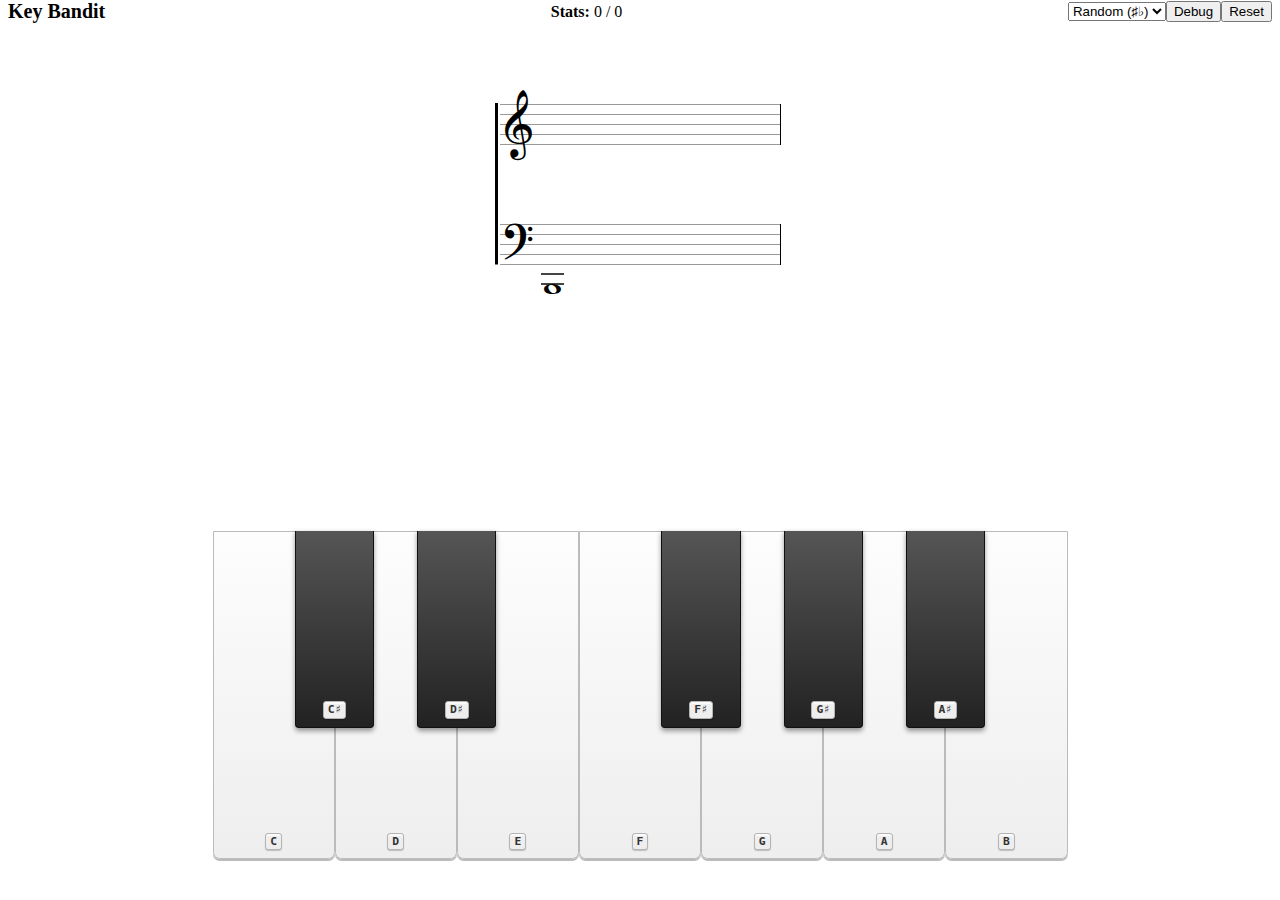
<file: piano/index.html>
<!doctype html>
<html lang="en">
    <head>
        <meta charset="UTF-8" />
        <link rel="icon" type="image/svg+xml" href="favicon.png" />
        <meta name="viewport" content="width=device-width, initial-scale=1.0" />
        <title>Key Bandit - Piano Note Trainer</title>
        <meta name="application-name" content="Key Bandit" />
        <meta name="description" content="Key Bandit is a fast, interactive piano note trainer. Practice sight‑reading and keyboard note recognition with adaptive challenges that track your accuracy and speed." />
        <meta name="keywords" content="piano note trainer, sight reading, music training, keyboard notes, note recognition, practice, adaptive learning, bayesian, thompson sampling, multi-armed bandit" />
        <meta name="robots" content="index, follow" />
        <meta name="theme-color" content="#111827" />

        <meta property="og:type" content="website" />
        <meta property="og:site_name" content="Key Bandit" />
        <meta property="og:title" content="Key Bandit - Piano Note Trainer" />
        <meta property="og:description" content="Train your sight‑reading and keyboard note recognition with adaptive, bite‑size challenges that track accuracy and speed." />
        <meta property="og:image" content="favicon.png" />

        <meta name="twitter:card" content="summary" />
        <meta name="twitter:title" content="Key Bandit - Piano Note Trainer" />
        <meta name="twitter:description" content="Practice piano note recognition with adaptive challenges that track your accuracy and speed." />
        <meta name="twitter:image" content="favicon.png" />
      <script type="module" crossorigin src="assets/index-CpxvnCBw.js"></script>
      <link rel="stylesheet" crossorigin href="assets/index-CW6t-FZ9.css">
    </head>
    <body id="app">
        <noscript>
            <div class="error">This application requires JavaScript</div>
        </noscript>
    </body>
</html>
</file>
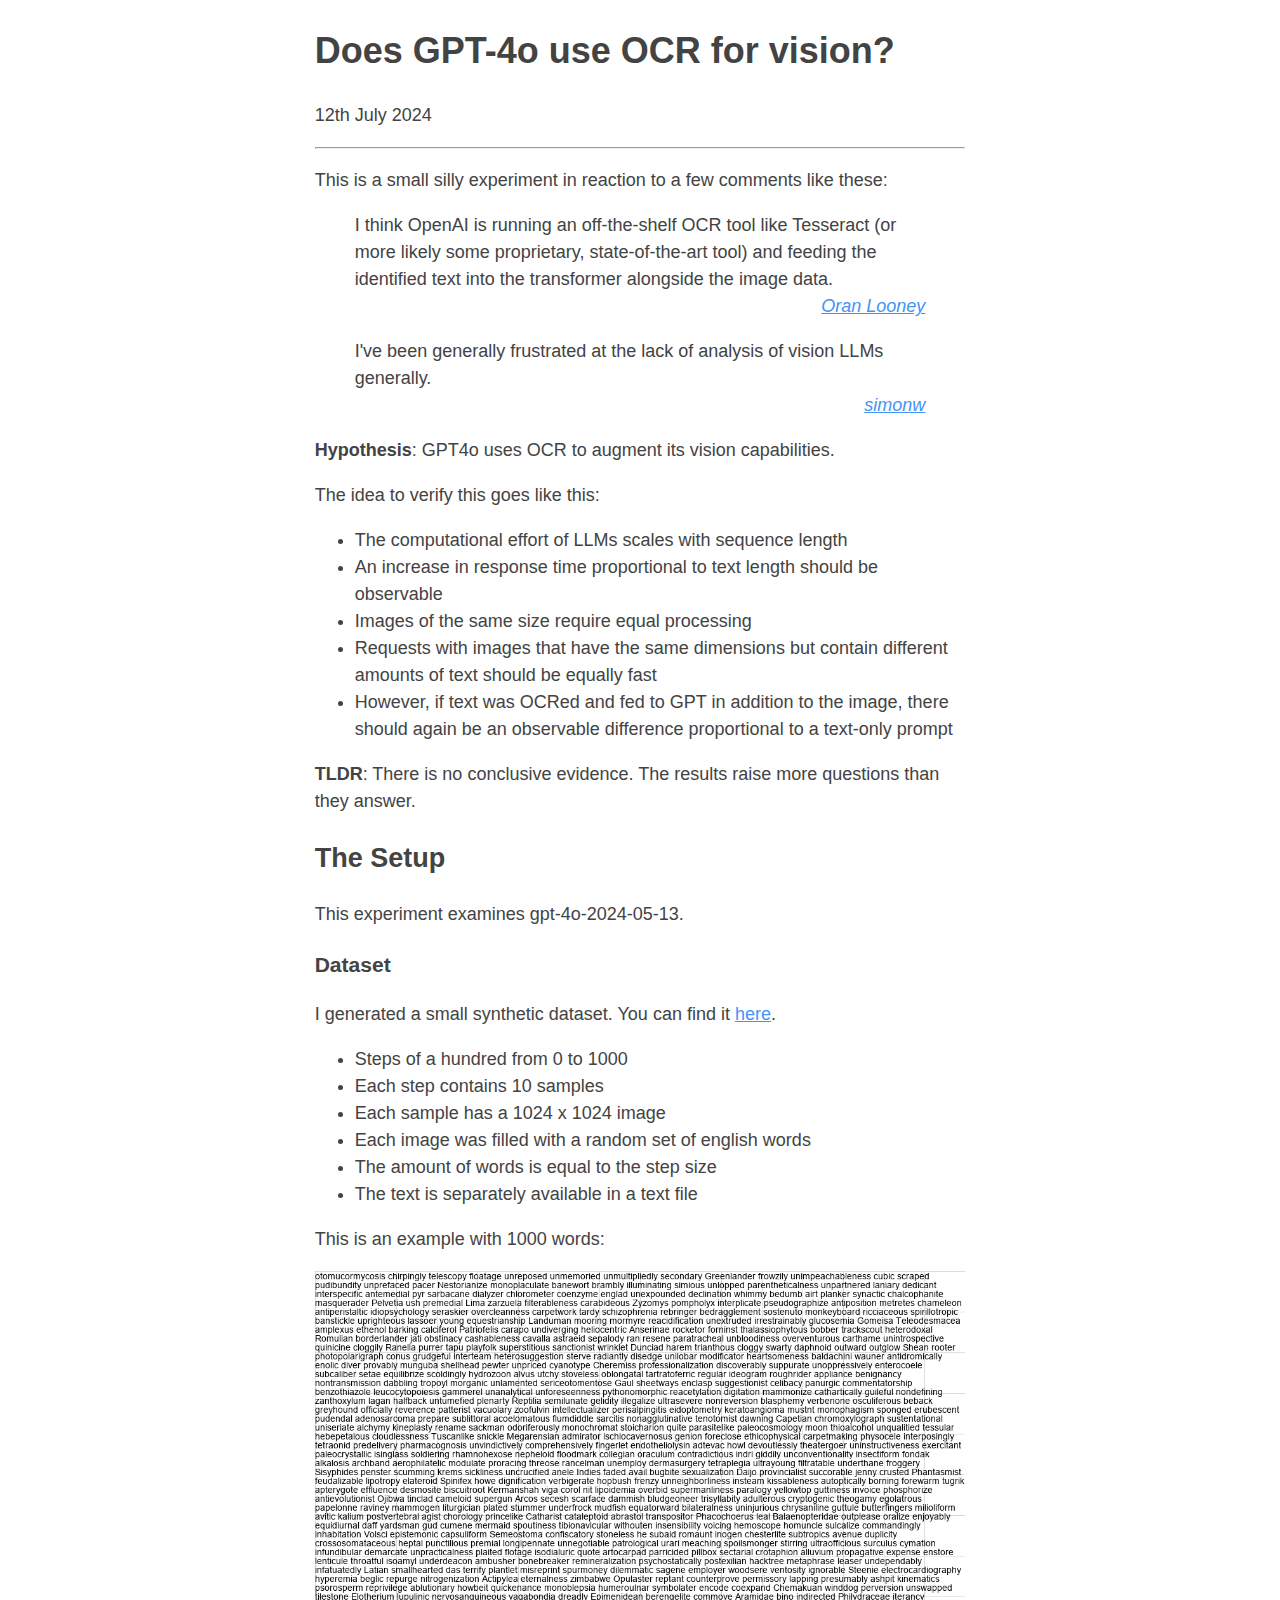
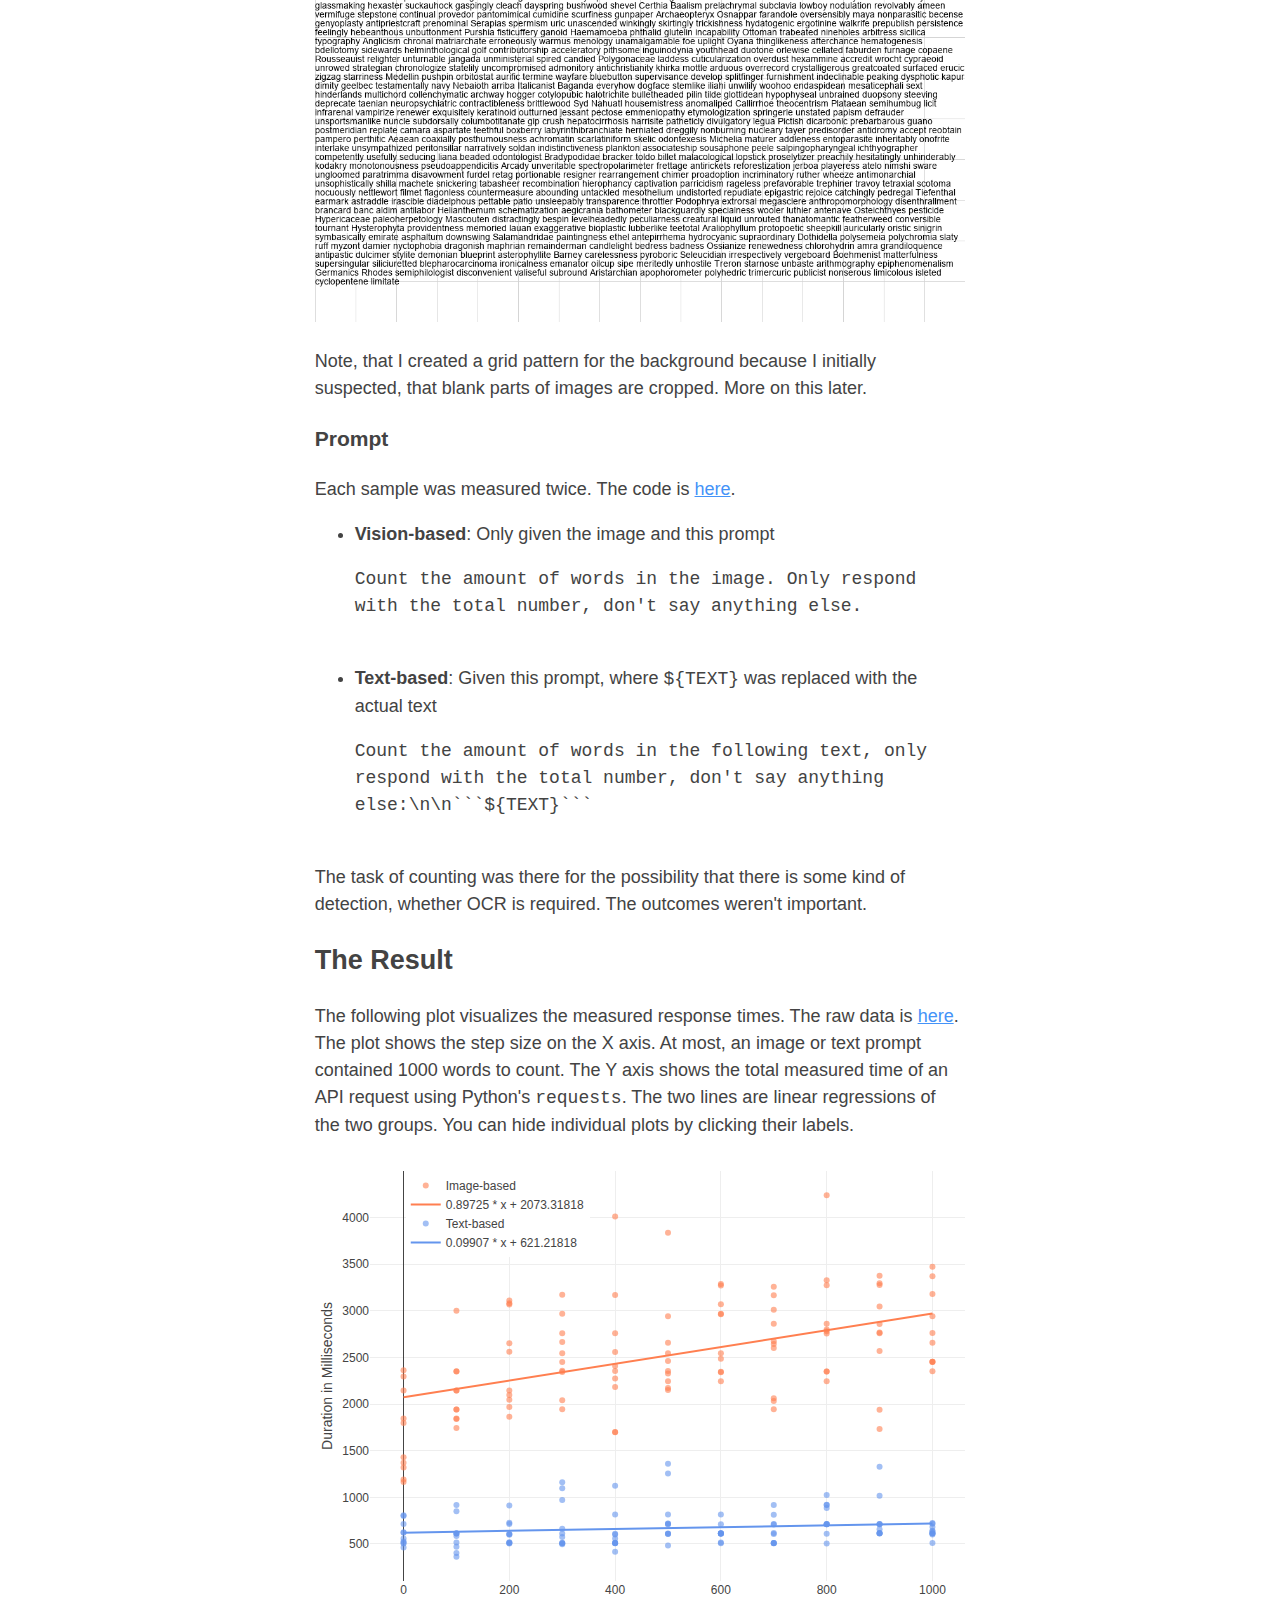
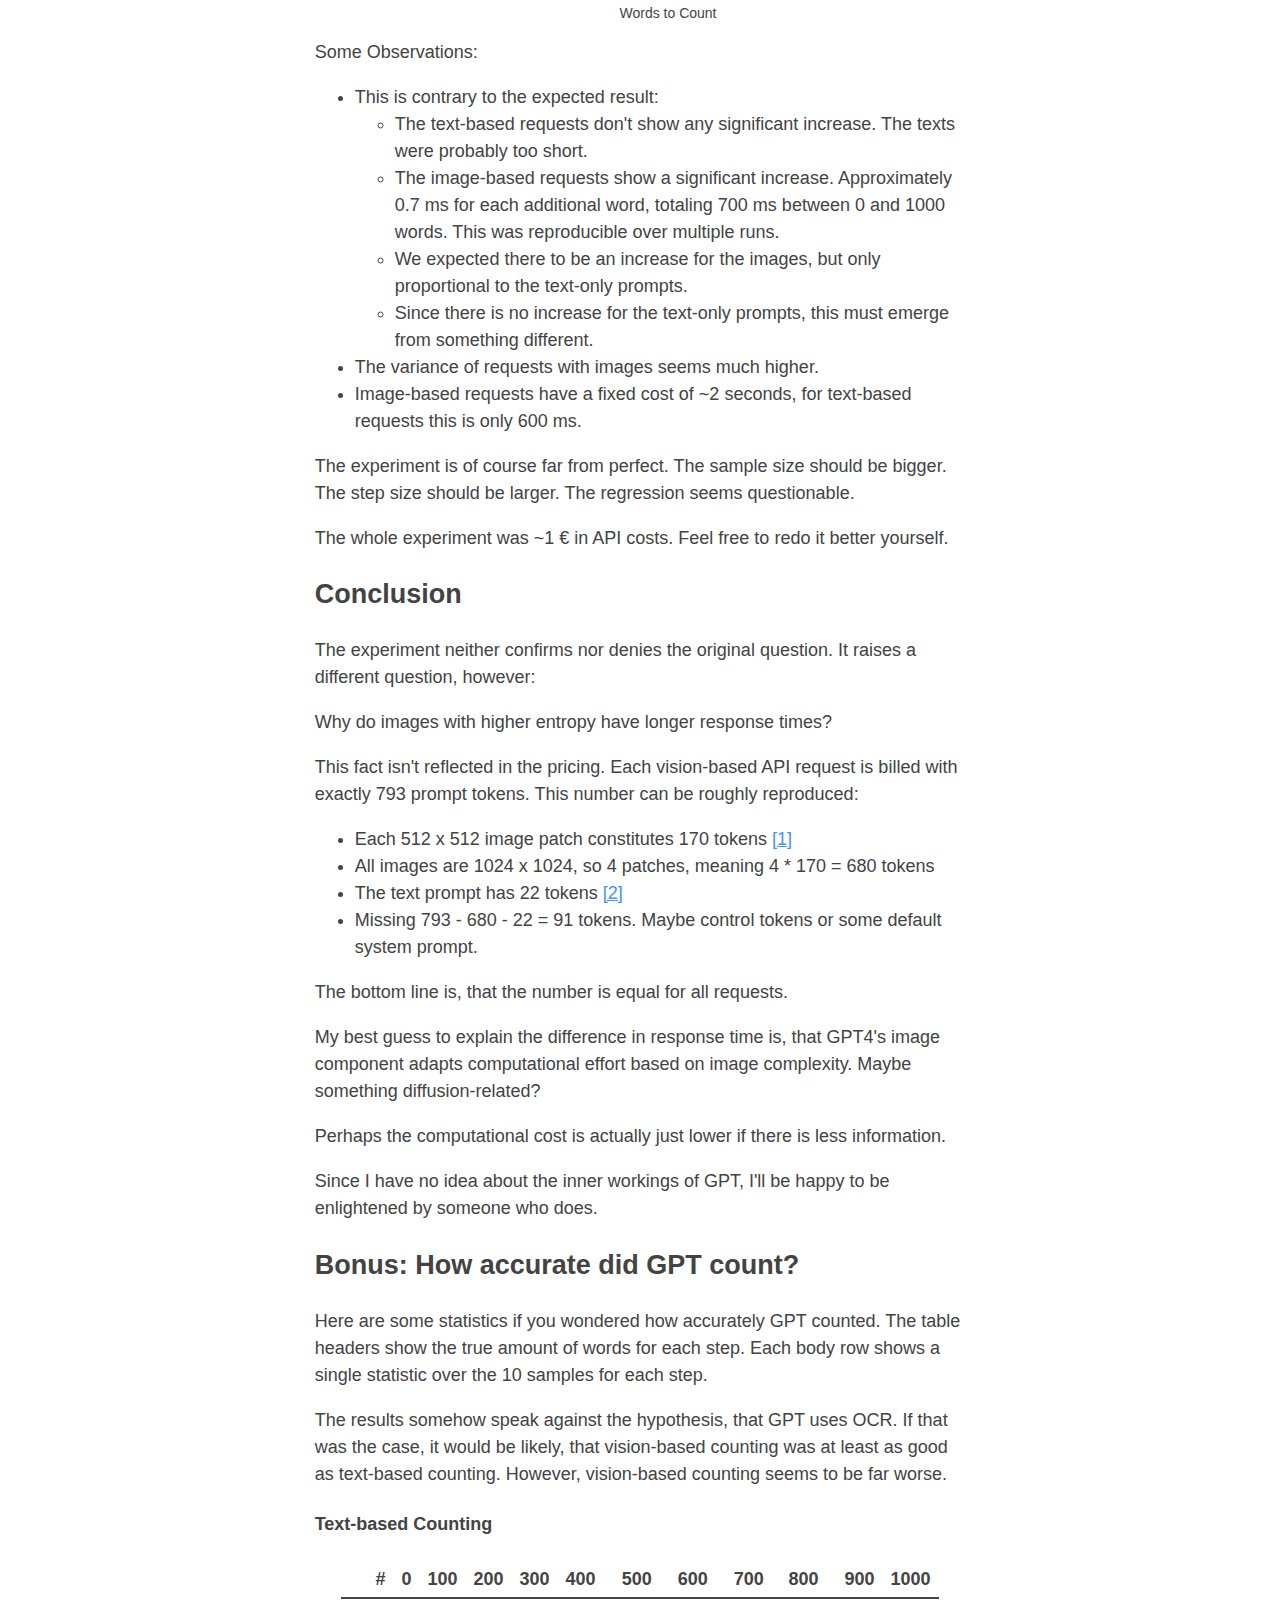
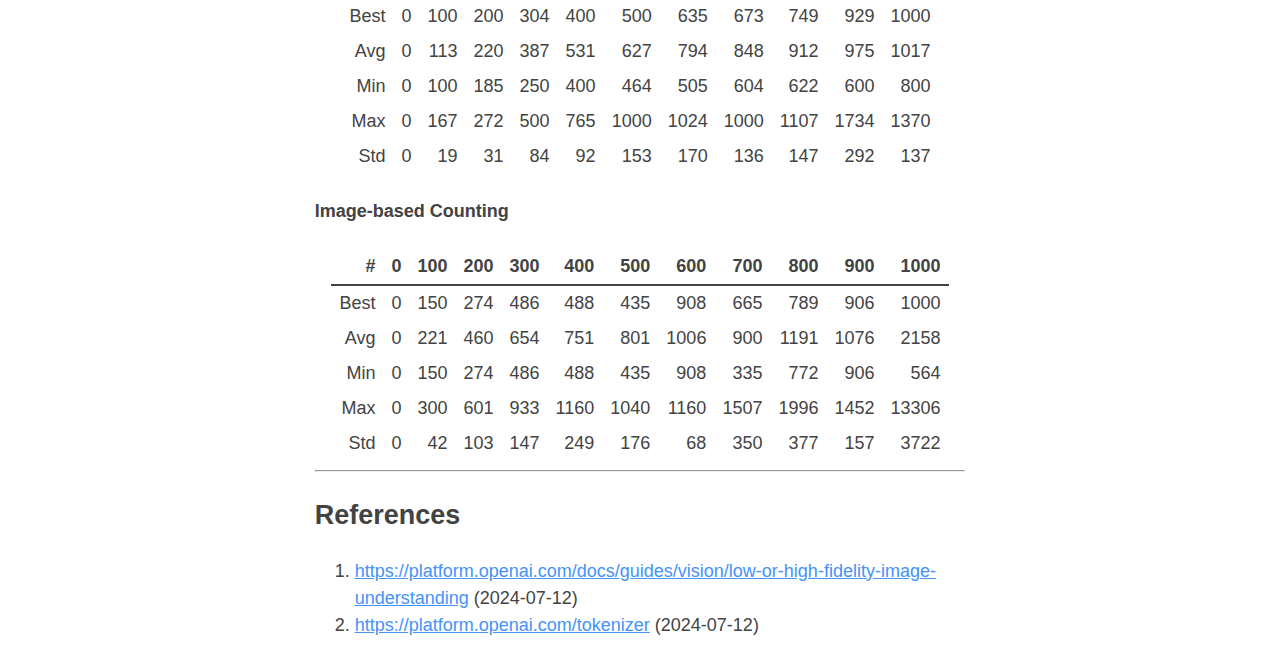
<file: blog/gpt4o-vision-ocr/index.html>
<!DOCTYPE html>
<html lang="en">
<head>
    <meta charset="UTF-8">
    <meta name="viewport" content="width=device-width, initial-scale=1.0">
    <title>Does GPT4o use OCR for vision?</title>
    <script src="https://cdn.plot.ly/plotly-latest.min.js"></script>
    <style>
        body {
            --color: #434343;
            --background: #fff;
            max-width: 65ch;
            margin: auto;
            font: 18px/1.5 -apple-system, BlinkMacSystemFont, "Segoe UI", Roboto, "Helvetica Neue", Arial, "Noto Sans", sans-serif, "Apple Color Emoji", "Segoe UI Emoji", "Segoe UI Symbol", "Noto Color Emoji";
            background: var(--background);
            color: var(--color);
            padding: 0 10px;
        }

        @media (prefers-color-scheme: dark) {
          body {
            --color: #d9d9e3;
            --background: #202123;
          }

          #plot {
            filter: invert(100%);
          }
        }

        a {
            color: #4493f8;
        }

        cite {
            text-align: right;
            display: block;
        }

        pre {
            white-space: pre-wrap;
        }

        table {
            margin: 0 auto;
            text-align: right;
            border-collapse: collapse;
        }

        th {
            border-bottom: 2px solid var(--color);
            padding: 0.25rem 0.5rem;
        }

        td {
            padding: 0.25rem 0.5rem;
        }

        img {
            max-width: 100%;
        }

        #plot {
            margin-top: 2rem;
            margin-bottom: 1rem;
        }
    </style>
</head>
<body>
<header>
    <h1>Does GPT-4o use OCR for vision?</h1>
    <p>12th July 2024</p>
</header>
<hr>

<p>
    This is a small silly experiment in reaction to a few comments like these:
</p>

<blockquote cite="https://www.oranlooney.com/post/gpt-cnn#optical-character-recognition">
    I think OpenAI is running an off-the-shelf OCR tool like Tesseract (or more likely some proprietary,
    state-of-the-art tool) and feeding the identified text into the transformer alongside the image data.
    <cite><a href="https://www.oranlooney.com/post/gpt-cnn#optical-character-recognition">Oran Looney</a></cite>
</blockquote>

<blockquote cite="https://news.ycombinator.com/item?id=40929289">
    I've been generally frustrated at the lack of analysis of vision LLMs generally.
    <cite><a href="https://news.ycombinator.com/item?id=40929289">simonw</a></cite>
</blockquote>

<p><b>Hypothesis</b>: GPT4o uses OCR to augment its vision capabilities.</p>

<p>The idea to verify this goes like this:</p>

<ul>
    <li>The computational effort of LLMs scales with sequence length</li>
    <li>An increase in response time proportional to text length should be observable</li>
    <li>Images of the same size require equal processing</li>
    <li>Requests with images that have the same dimensions but contain different amounts of text should be equally
        fast
    </li>
    <li>However, if text was OCRed and fed to GPT in addition to the image, there should again be an observable
        difference proportional to a text-only prompt
    </li>
</ul>

<p>
    <b>TLDR</b>: There is no conclusive evidence. The results raise more questions than they answer.
</p>

<h2>The Setup</h2>

<p>
    This experiment examines gpt-4o-2024-05-13.
</p>

<h3>Dataset</h3>

<p>I generated a small synthetic dataset. You can find it <a href="https://github.com/kherud/kherud.github.io/tree/main/blog/gpt4o-vision-ocr/data">here</a>.</p>

<ul>
    <li>Steps of a hundred from 0 to 1000</li>
    <li>Each step contains 10 samples</li>
    <li>Each sample has a 1024 x 1024 image</li>
    <li>Each image was filled with a random set of english words</li>
    <li>The amount of words is equal to the step size</li>
    <li>The text is separately available in a text file</li>
</ul>

<p>This is an example with 1000 words:</p>

<img src="example.png">

<p>Note, that I created a grid pattern for the background because I initially suspected, that blank parts of images are
    cropped. More on this later.</p>

<h3>Prompt</h3>

<p>Each sample was measured twice. The code is <a href="https://github.com/kherud/kherud.github.io/tree/main/blog/gpt4o-vision-ocr/code">here</a>.</p>

<ul>
    <li><b>Vision-based</b>: Only given the image and this prompt
        <pre>
Count the amount of words in the image. Only respond with the total number, don't say anything else.
        </pre>
    </li>
    <li><b>Text-based</b>: Given this prompt, where <code>${TEXT}</code> was replaced with the actual text
        <pre>
Count the amount of words in the following text, only respond with the total number, don't say anything else:\n\n```${TEXT}```
        </pre>
    </li>
</ul>

<p>
    The task of counting was there for the possibility that there is some kind of detection, whether OCR is required.
    The outcomes weren't important.
</p>

<h2>The Result</h2>

<p>
    The following plot visualizes the measured response times.
    The raw data is <a href="https://github.com/kherud/kherud.github.io/tree/main/blog/gpt4o-vision-ocr/result">here</a>.
    The plot shows the step size on the X axis.
    At most, an image or text prompt contained 1000 words to count.
    The Y axis shows the total measured time of an API request using Python's <code>requests</code>.
    The two lines are linear regressions of the two groups.
    You can hide individual plots by clicking their labels.
</p>

<div id="plot"></div>

<p>
    Some Observations:
</p>

<ul>
    <li>This is contrary to the expected result:
        <ul>
            <li>
                The text-based requests don't show any significant increase. The texts were probably too short.
            </li>
            <li>
                The image-based requests show a significant increase. Approximately 0.7 ms for each additional
                word, totaling 700 ms between 0 and 1000 words. This was reproducible over multiple runs.
            </li>
            <li>
                We expected there to be an increase for the images, but only proportional to the text-only prompts.
            </li>
            <li>
                Since there is no increase for the text-only prompts, this must emerge from something different.
            </li>
        </ul>
    </li>
    <li>The variance of requests with images seems much higher.</li>
    <li>Image-based requests have a fixed cost of ~2 seconds, for text-based requests this is only 600 ms.</li>
</ul>

<p>
    The experiment is of course far from perfect.
    The sample size should be bigger.
    The step size should be larger.
    The regression seems questionable.
</p>

<p>
    The whole experiment was ~1 € in API costs.
    Feel free to redo it better yourself.
</p>

<h2>Conclusion</h2>

<p>
    The experiment neither confirms nor denies the original question.
    It raises a different question, however:
</p>

<p>
    Why do images with higher entropy have longer response times?
</p>

<p>
    This fact isn't reflected in the pricing.
    Each vision-based API request is billed with exactly 793 prompt tokens.
    This number can be roughly reproduced:
</p>

<ul>
    <li>Each 512 x 512 image patch constitutes 170 tokens <a href="#1">[1]</a>
    </li>
    <li>All images are 1024 x 1024, so 4 patches, meaning 4 * 170 = 680 tokens</li>
    <li>The text prompt has 22 tokens <a href="#2">[2]</a></li>
    <li>Missing 793 - 680 - 22 = 91 tokens. Maybe control tokens or some default system prompt.</li>
</ul>

<p>
    The bottom line is, that the number is equal for all requests.
</p>

<p>
    My best guess to explain the difference in response time is, that GPT4's image component adapts computational effort
    based on image complexity.
    Maybe something diffusion-related?
</p>

<p>
    Perhaps the computational cost is actually just lower if there is less information.
</p>

<p>
    Since I have no idea about the inner workings of GPT, I'll be happy to be enlightened by someone who does.
</p>

<h2>Bonus: How accurate did GPT count?</h2>

<p>
    Here are some statistics if you wondered how accurately GPT counted.
    The table headers show the true amount of words for each step.
    Each body row shows a single statistic over the 10 samples for each step.
</p>

<p>
    The results somehow speak against the hypothesis, that GPT uses OCR.
    If that was the case, it would be likely, that vision-based counting was at least as good as text-based counting.
    However, vision-based counting seems to be far worse.
</p>

<h4>Text-based Counting</h4>

<table>
    <thead>
    <tr>
        <th>#</th>
        <th>0</th>
        <th>100</th>
        <th>200</th>
        <th>300</th>
        <th>400</th>
        <th>500</th>
        <th>600</th>
        <th>700</th>
        <th>800</th>
        <th>900</th>
        <th>1000</th>
    </tr>
    </thead>
    <tbody>
    <tr>
        <td>Best</td>
        <td>0</td>
        <td>100</td>
        <td>200</td>
        <td>304</td>
        <td>400</td>
        <td>500</td>
        <td>635</td>
        <td>673</td>
        <td>749</td>
        <td>929</td>
        <td>1000</td>
    </tr>
    <tr>
        <td>Avg</td>
        <td>0</td>
        <td>113</td>
        <td>220</td>
        <td>387</td>
        <td>531</td>
        <td>627</td>
        <td>794</td>
        <td>848</td>
        <td>912</td>
        <td>975</td>
        <td>1017</td>
    </tr>
    <tr>
        <td>Min</td>
        <td>0</td>
        <td>100</td>
        <td>185</td>
        <td>250</td>
        <td>400</td>
        <td>464</td>
        <td>505</td>
        <td>604</td>
        <td>622</td>
        <td>600</td>
        <td>800</td>
    </tr>
    <tr>
        <td>Max</td>
        <td>0</td>
        <td>167</td>
        <td>272</td>
        <td>500</td>
        <td>765</td>
        <td>1000</td>
        <td>1024</td>
        <td>1000</td>
        <td>1107</td>
        <td>1734</td>
        <td>1370</td>
    </tr>
    <tr>
        <td>Std</td>
        <td>0</td>
        <td>19</td>
        <td>31</td>
        <td>84</td>
        <td>92</td>
        <td>153</td>
        <td>170</td>
        <td>136</td>
        <td>147</td>
        <td>292</td>
        <td>137</td>
    </tr>
    </tbody>
</table>

<h4>Image-based Counting</h4>
<table>
    <thead>
    <tr>
        <th>#</th>
        <th>0</th>
        <th>100</th>
        <th>200</th>
        <th>300</th>
        <th>400</th>
        <th>500</th>
        <th>600</th>
        <th>700</th>
        <th>800</th>
        <th>900</th>
        <th>1000</th>
    </tr>
    </thead>
    <tbody>
    <tr>
        <td>Best</td>
        <td>0</td>
        <td>150</td>
        <td>274</td>
        <td>486</td>
        <td>488</td>
        <td>435</td>
        <td>908</td>
        <td>665</td>
        <td>789</td>
        <td>906</td>
        <td>1000</td>
    </tr>
    <tr>
        <td>Avg</td>
        <td>0</td>
        <td>221</td>
        <td>460</td>
        <td>654</td>
        <td>751</td>
        <td>801</td>
        <td>1006</td>
        <td>900</td>
        <td>1191</td>
        <td>1076</td>
        <td>2158</td>
    </tr>
    <tr>
        <td>Min</td>
        <td>0</td>
        <td>150</td>
        <td>274</td>
        <td>486</td>
        <td>488</td>
        <td>435</td>
        <td>908</td>
        <td>335</td>
        <td>772</td>
        <td>906</td>
        <td>564</td>
    </tr>
    <tr>
        <td>Max</td>
        <td>0</td>
        <td>300</td>
        <td>601</td>
        <td>933</td>
        <td>1160</td>
        <td>1040</td>
        <td>1160</td>
        <td>1507</td>
        <td>1996</td>
        <td>1452</td>
        <td>13306</td>
    </tr>
    <tr>
        <td>Std</td>
        <td>0</td>
        <td>42</td>
        <td>103</td>
        <td>147</td>
        <td>249</td>
        <td>176</td>
        <td>68</td>
        <td>350</td>
        <td>377</td>
        <td>157</td>
        <td>3722</td>
    </tr>
    </tbody>
</table>

<hr>
<h2>References</h2>
<ol>
    <li id="1"><a href="https://platform.openai.com/docs/guides/vision/low-or-high-fidelity-image-understanding">https://platform.openai.com/docs/guides/vision/low-or-high-fidelity-image-understanding</a>
        (2024-07-12)
    </li>
    <li id="2"><a href="https://platform.openai.com/tokenizer">https://platform.openai.com/tokenizer</a> (2024-07-12)
    </li>
</ol>

<script>
    function linearRegression(x, y) {
        const n = x.length;
        const x_mean = x.reduce((a, b) => a + b) / n;
        const y_mean = y.reduce((a, b) => a + b) / n;
        let num = 0;
        let den = 0;
        for (let i = 0; i < n; i++) {
            num += (x[i] - x_mean) * (y[i] - y_mean);
            den += (x[i] - x_mean) ** 2;
        }
        const slope = num / den;
        const intercept = y_mean - slope * x_mean;
        return { slope, intercept };
    }

    function plot_dataset(x, y, label, color) {
        const scatterTrace = {
            x: x,
            y: y,
            name: label,
            mode: "markers",
            type: "scatter",
            marker: { color: color, opacity: 0.6 }
        };

        // Perform regression using Plotly"s built-in method
        const { slope, intercept } = linearRegression(x, y);
        const regressionTrace = {
            x: x,
            y: x.map(x => slope * x + intercept),
            name: slope.toFixed(5) + " * x + " + intercept.toFixed(5),
            mode: "lines",
            type: "scatter",
            line: { color: color }
        };

        return [scatterTrace, regressionTrace];
    }

    const x_words = [0, 0, 0, 0, 0, 0, 0, 0, 0, 0, 100, 100, 100, 100, 100, 100, 100, 100, 100, 100, 200, 200, 200, 200, 200, 200, 200, 200, 200, 200, 300, 300, 300, 300, 300, 300, 300, 300, 300, 300, 400, 400, 400, 400, 400, 400, 400, 400, 400, 400, 500, 500, 500, 500, 500, 500, 500, 500, 500, 500, 600, 600, 600, 600, 600, 600, 600, 600, 600, 600, 700, 700, 700, 700, 700, 700, 700, 700, 700, 700, 800, 800, 800, 800, 800, 800, 800, 800, 800, 800, 900, 900, 900, 900, 900, 900, 900, 900, 900, 900, 1000, 1000, 1000, 1000, 1000, 1000, 1000, 1000, 1000, 1000];
    const y_img_duration = [1166, 1797, 2297, 1370, 1191, 1430, 2145, 1321, 1847, 2362, 1943, 2146, 3000, 2351, 2145, 1943, 1845, 1841, 2353, 1743, 2048, 1970, 3081, 2654, 2561, 3111, 2099, 3067, 2147, 1864, 3174, 2666, 2345, 2451, 1946, 2969, 2546, 2042, 2761, 2357, 1697, 4013, 1702, 3171, 2354, 2760, 2275, 2560, 2183, 2408, 2657, 2328, 2545, 3837, 2941, 2172, 2462, 2246, 2151, 2354, 2969, 2246, 3287, 2964, 2342, 2487, 3271, 2545, 2348, 3070, 2862, 3168, 2644, 1945, 3260, 2062, 2033, 3012, 2603, 2673, 3274, 2758, 3329, 2244, 2799, 2781, 2861, 4240, 2351, 2350, 2860, 2760, 2570, 1734, 1940, 3046, 3376, 3297, 2767, 3278, 2455, 3180, 2942, 3372, 2453, 2452, 2657, 2762, 2352, 3472];
    const y_txt_duration = [809, 506, 526, 715, 801, 625, 463, 513, 621, 559, 613, 612, 517, 471, 850, 919, 363, 404, 614, 585, 598, 728, 912, 608, 713, 510, 607, 514, 505, 519, 514, 508, 1097, 972, 662, 507, 1161, 612, 498, 576, 1125, 507, 558, 507, 510, 417, 514, 601, 816, 609, 610, 719, 1360, 718, 709, 815, 608, 1255, 484, 613, 612, 613, 517, 610, 616, 507, 616, 816, 612, 711, 917, 510, 606, 710, 511, 814, 508, 714, 509, 619, 506, 712, 886, 917, 715, 1024, 712, 711, 922, 609, 712, 1328, 659, 617, 714, 615, 613, 1018, 615, 712, 612, 726, 642, 616, 634, 683, 601, 616, 510, 716];

    const plots = [
        ...plot_dataset(x_words, y_img_duration, "Image-based", "coral"),
        ...plot_dataset(x_words, y_txt_duration, "Text-based", "cornflowerblue")
    ]

    const bg_color = window.matchMedia("(prefers-color-scheme: dark)").matches ? "#dfdedc" : "#fff";
    const layout = {
        plot_bgcolor: bg_color,
        paper_bgcolor: bg_color,
        margin: {
            l: 55,
            r: 0,
            b: 40,
            t: 0,
            pad: 0
        },
        xaxis: { title: "Words to Count" },
        yaxis: { title: "Duration in Milliseconds" },
        legend: {
            x: 0.06,
            y: 1,
            xanchor: "left",
            yanchor: "top"
        },
        showlegend: true
    };

    Plotly.newPlot("plot", plots, layout);
</script>
</body>
</html>
</file>
<file: piano/assets/index-CW6t-FZ9.css>
html,body,#app{height:100%;margin:0;padding:0}:root{--header-height:48px;--content-padding:1rem;--content-height:calc(100dvh - var(--header-height) - 2*var(--content-padding))}.app{flex-direction:column;min-height:100dvh;display:flex}header{flex:0 0 var(--header-height);align-items:center;padding:0 .5rem;display:flex}main{max-width:min(95dvh,900px);padding:var(--content-padding);flex-direction:column;flex:auto;align-items:center;margin:0 auto;display:flex}.staff{flex:1 1 calc(.6*var(--content-height));min-height:220px}.keyboard{flex:1 1 calc(.4*var(--content-height));min-height:160px}@media (min-height:1000px){.staff{flex-basis:calc(.65*var(--content-height))}.keyboard{flex-basis:calc(.35*var(--content-height))}}@media (max-height:640px){.app{min-height:auto}html,body{height:auto}.staff{flex-basis:calc(.55*var(--content-height))}.keyboard{flex-basis:calc(.45*var(--content-height))}}header{flex-direction:row;justify-content:space-between;display:flex}header h1{margin:0;font-size:1.25rem}.staff svg{max-width:100%;height:100%;display:block}.keyboard{aspect-ratio:7/3;box-sizing:border-box;-webkit-user-select:none;user-select:none;width:100%;display:grid;position:relative}.key{cursor:pointer;-webkit-tap-highlight-color:transparent;box-sizing:border-box;border:none;justify-content:center;align-items:flex-end;margin:0;padding:0;font-family:inherit;transition:background .1s,box-shadow .1s;display:flex}.key:focus{outline:none}.key-label{color:#333;white-space:nowrap;pointer-events:none;background-color:#eee;border:1px solid #b4b4b4;border-radius:3px;margin-bottom:.5rem;padding:2px 4px;font-size:.85em;font-weight:700;line-height:1;display:inline-block;box-shadow:0 1px 1px #0003,inset 0 2px #ffffffb3}.key.white{z-index:1;background:linear-gradient(#fdfdfd,#eee);border:1px solid #bbb;border-radius:0 0 .5em .5em;height:100%;box-shadow:0 2px #bbb}.key.white:active,.key.white.active{background:linear-gradient(#ddd,#ccc);box-shadow:inset 0 2px 2px #aaa}.key.black{z-index:2;background:#222 linear-gradient(#555,#222);border:1px solid #111;border-top-width:0;border-radius:0 0 .3em .3em;place-self:start center;width:65%;height:60%;box-shadow:0 .2em .4em #0006}.key.black:active,.key.black.active{background:#111 linear-gradient(#444,#111);box-shadow:0 .1em .2em #0006}.result{height:0;left:50%;top:calc(var(--header-height) + .25rem);z-index:3;pointer-events:none;position:fixed;transform:translate(-50%,-50%)}
</file>
